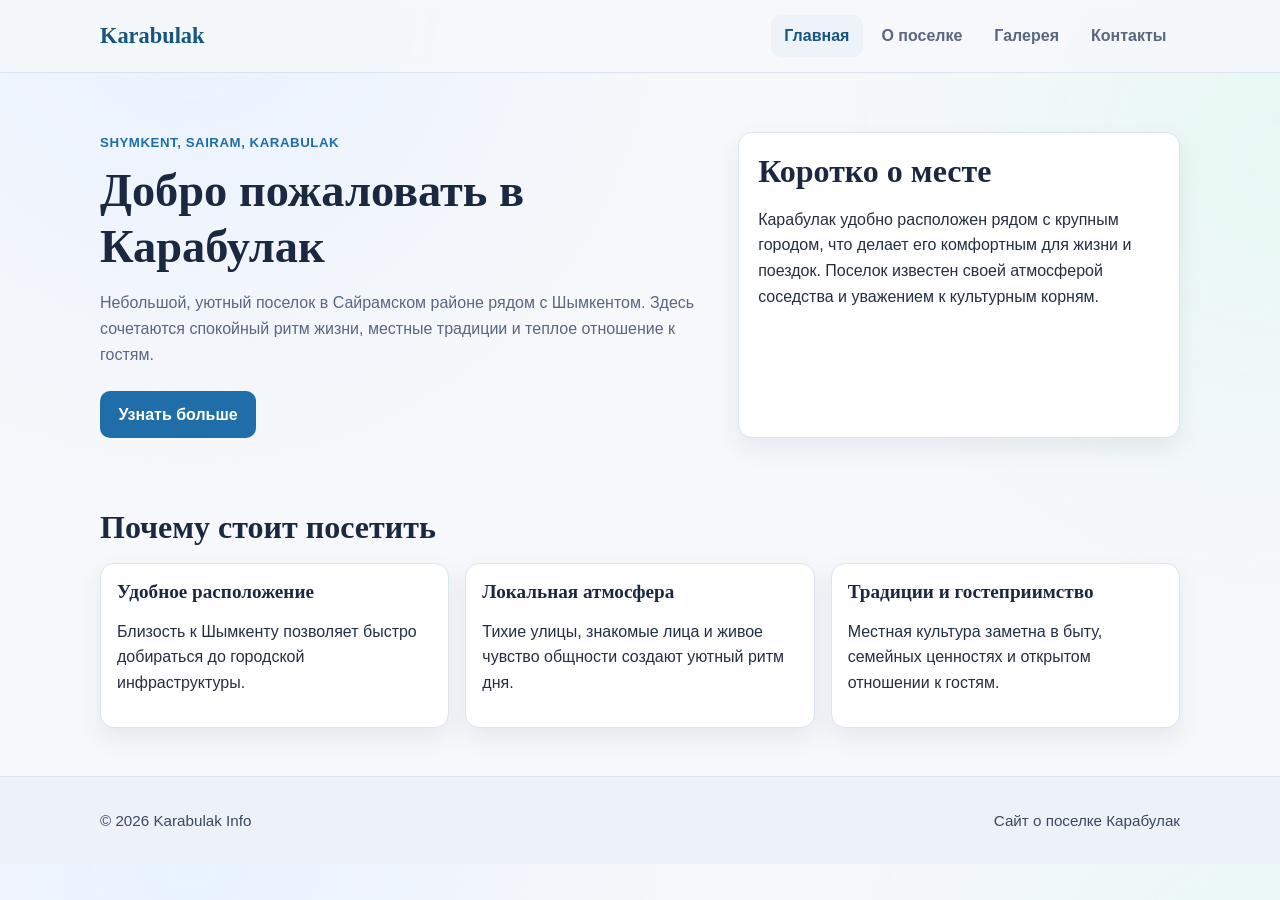
<file: docs/index.html>
<!doctype html>
<html lang="ru">
<head>
  <meta charset="UTF-8">
  <meta name="viewport" content="width=device-width, initial-scale=1.0">
  <meta name="description" content="Карбулак — поселок рядом с Шымкентом в Сайрамском районе.">
  <title>Karabulak | Главная</title>
  <link rel="stylesheet" href="assets/css/style.css">
  <script src="assets/js/main.js" defer></script>
</head>
<body>
  <header class="site-header">
    <div class="container header-inner">
      <a class="brand" href="index.html">Karabulak</a>
      <button class="nav-toggle" type="button" aria-expanded="false" aria-controls="site-nav">Меню</button>
      <nav class="site-nav" id="site-nav">
        <a class="active" href="index.html">Главная</a>
        <a href="about.html">О поселке</a>
        <a href="gallery.html">Галерея</a>
        <a href="contact.html">Контакты</a>
      </nav>
    </div>
  </header>

  <main>
    <section class="hero">
      <div class="container hero-grid">
        <div>
          <p class="eyebrow">Shymkent, Sairam, Karabulak</p>
          <h1>Добро пожаловать в Карабулак</h1>
          <p class="lead">Небольшой, уютный поселок в Сайрамском районе рядом с Шымкентом. Здесь сочетаются спокойный ритм жизни, местные традиции и теплое отношение к гостям.</p>
          <a class="button" href="about.html">Узнать больше</a>
        </div>
        <div class="hero-card">
          <h2>Коротко о месте</h2>
          <p>Карабулак удобно расположен рядом с крупным городом, что делает его комфортным для жизни и поездок. Поселок известен своей атмосферой соседства и уважением к культурным корням.</p>
        </div>
      </div>
    </section>

    <section class="container section">
      <h2>Почему стоит посетить</h2>
      <div class="cards">
        <article class="card">
          <h3>Удобное расположение</h3>
          <p>Близость к Шымкенту позволяет быстро добираться до городской инфраструктуры.</p>
        </article>
        <article class="card">
          <h3>Локальная атмосфера</h3>
          <p>Тихие улицы, знакомые лица и живое чувство общности создают уютный ритм дня.</p>
        </article>
        <article class="card">
          <h3>Традиции и гостеприимство</h3>
          <p>Местная культура заметна в быту, семейных ценностях и открытом отношении к гостям.</p>
        </article>
      </div>
    </section>
  </main>

  <footer class="site-footer">
    <div class="container footer-inner">
      <p>&copy; <span class="year">2026</span> Karabulak Info</p>
      <p>Сайт о поселке Карабулак</p>
    </div>
  </footer>
</body>
</html>
</file>
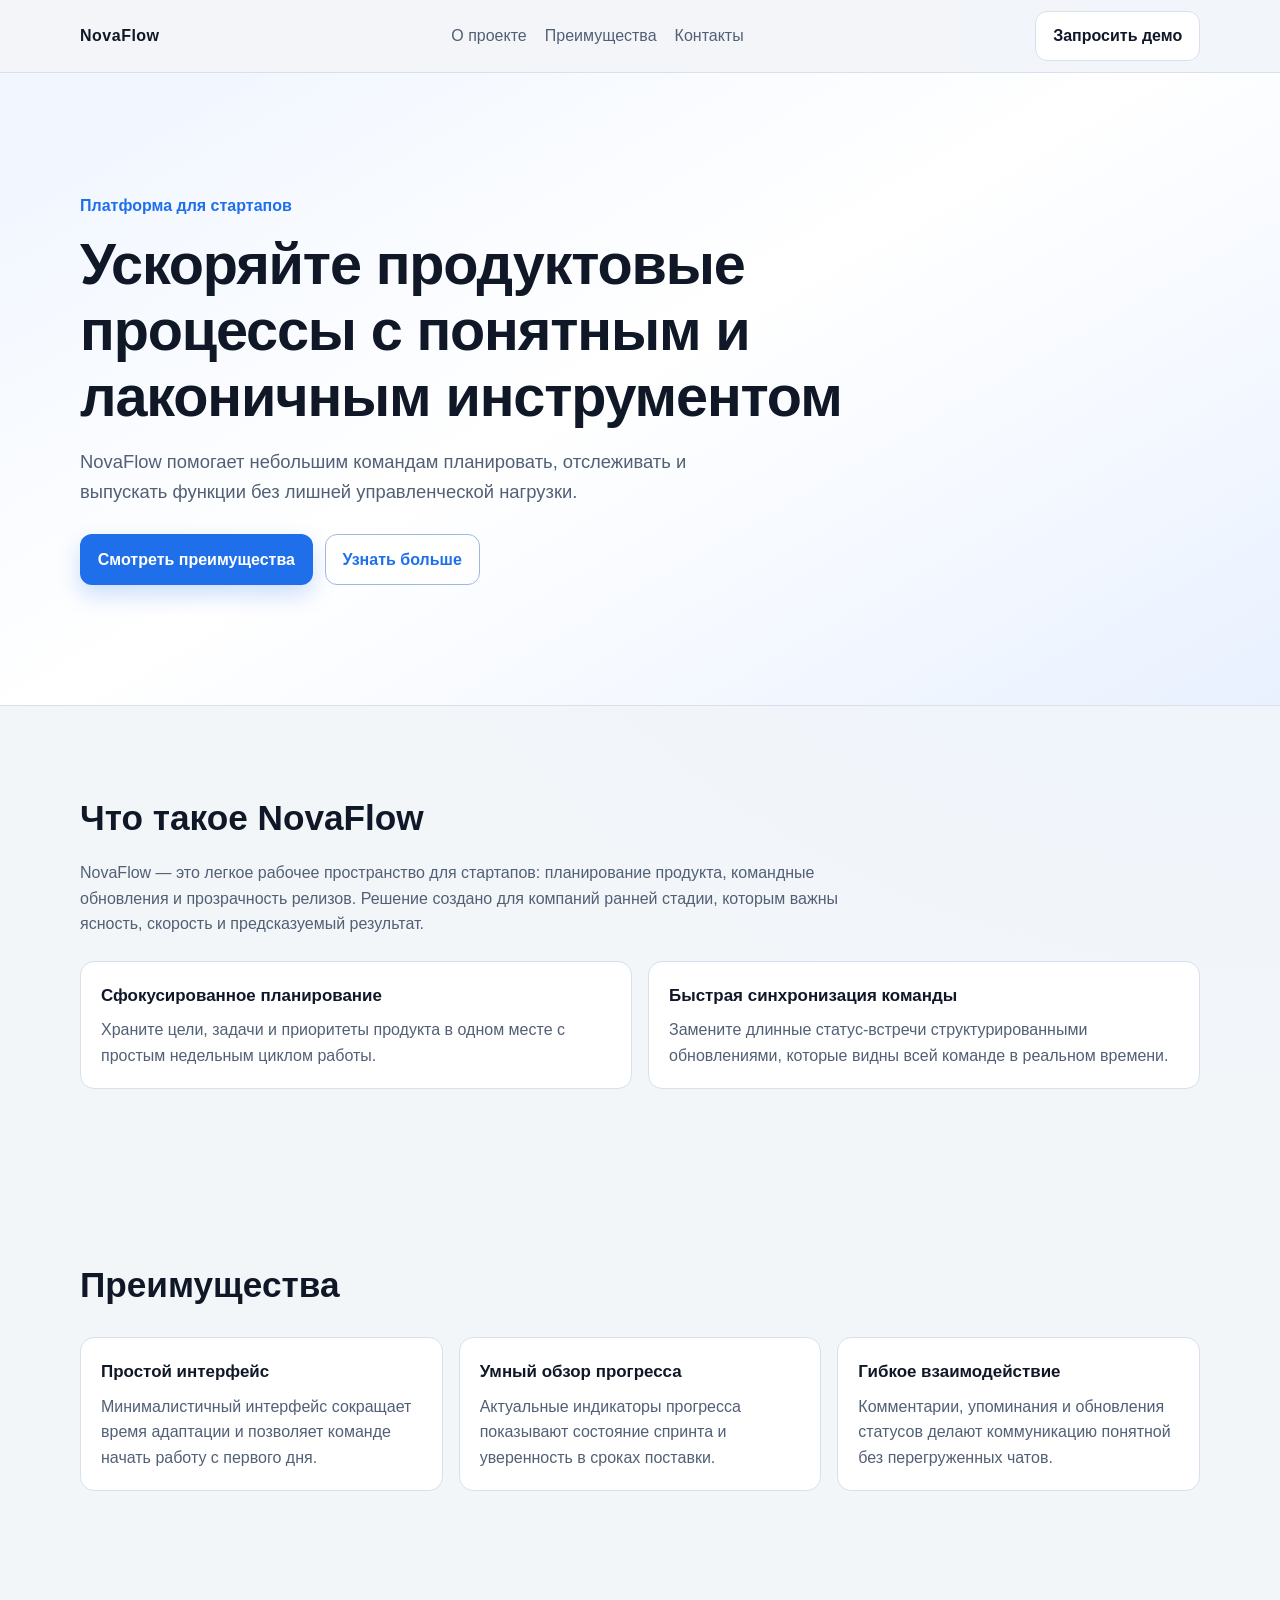
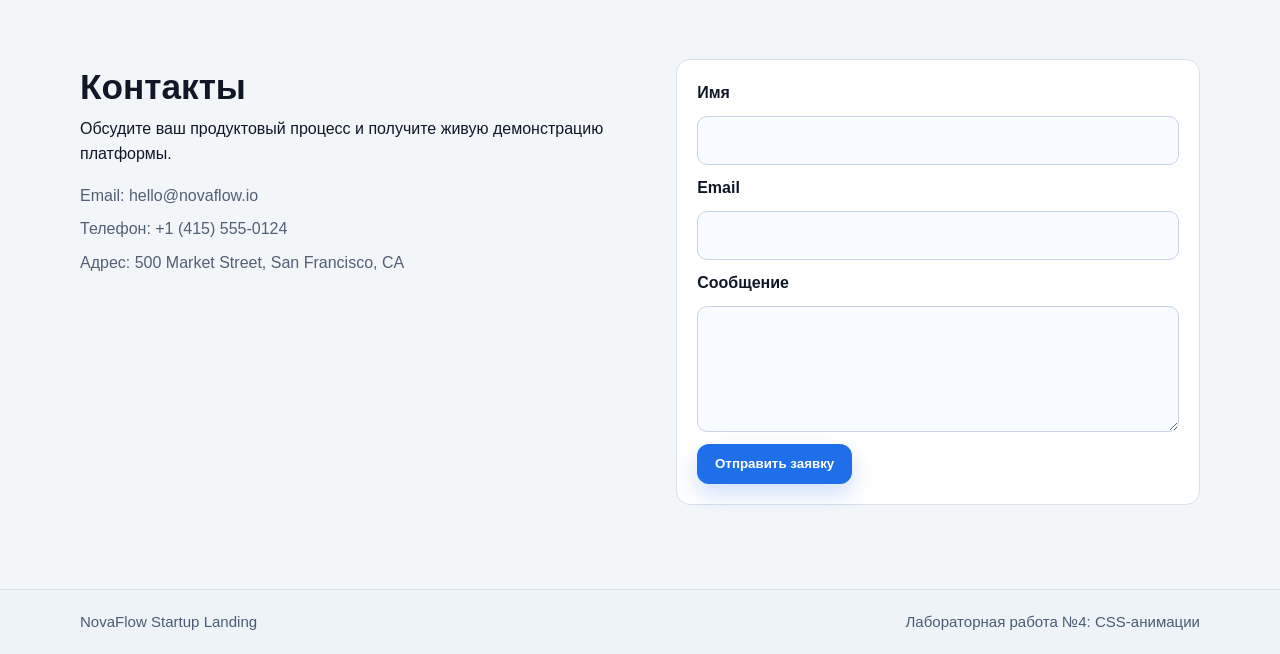
<file: frontend/lab4-startup-landing/index.html>
<!DOCTYPE html>
<html lang="ru">
  <head>
    <meta charset="UTF-8" />
    <meta name="viewport" content="width=device-width, initial-scale=1.0" />
    <title>NovaFlow — Лендинг стартапа</title>
    <link rel="stylesheet" href="styles.css" />
  </head>
  <body>
    <header class="site-header">
      <div class="container header-inner">
        <a class="brand" href="#hero">NovaFlow</a>
        <nav class="main-nav" aria-label="Основная навигация">
          <a href="#description">О проекте</a>
          <a href="#advantages">Преимущества</a>
          <a href="#contacts">Контакты</a>
        </nav>
        <a class="button button-secondary" href="#contacts">Запросить демо</a>
      </div>
    </header>

    <main>
      <section class="hero-section" id="hero">
        <div class="hero-background" aria-hidden="true"></div>
        <div class="container hero-content">
          <p class="hero-label hero-load">Платформа для стартапов</p>
          <h1 class="hero-title">
            Ускоряйте продуктовые процессы с понятным и лаконичным инструментом
          </h1>
          <p class="hero-text hero-load">
            NovaFlow помогает небольшим командам планировать, отслеживать и
            выпускать функции без лишней управленческой нагрузки.
          </p>
          <div class="hero-actions hero-load">
            <a class="button button-primary" href="#advantages"
              >Смотреть преимущества</a
            >
            <a class="button button-ghost" href="#description">Узнать больше</a>
          </div>
        </div>
      </section>

      <section class="section reveal" id="description">
        <div class="container section-inner">
          <h2>Что такое NovaFlow</h2>
          <p>
            NovaFlow — это легкое рабочее пространство для стартапов: планирование
            продукта, командные обновления и прозрачность релизов. Решение создано
            для компаний ранней стадии, которым важны ясность, скорость и
            предсказуемый результат.
          </p>
          <div class="description-grid">
            <article class="description-card">
              <h3>Сфокусированное планирование</h3>
              <p>
                Храните цели, задачи и приоритеты продукта в одном месте с простым
                недельным циклом работы.
              </p>
            </article>
            <article class="description-card">
              <h3>Быстрая синхронизация команды</h3>
              <p>
                Замените длинные статус-встречи структурированными обновлениями,
                которые видны всей команде в реальном времени.
              </p>
            </article>
          </div>
        </div>
      </section>

      <section class="section reveal" id="advantages">
        <div class="container section-inner">
          <h2>Преимущества</h2>
          <div class="advantages-grid">
            <article class="advantage-card reveal">
              <h3>Простой интерфейс</h3>
              <p>
                Минималистичный интерфейс сокращает время адаптации и позволяет
                команде начать работу с первого дня.
              </p>
            </article>
            <article class="advantage-card reveal">
              <h3>Умный обзор прогресса</h3>
              <p>
                Актуальные индикаторы прогресса показывают состояние спринта и
                уверенность в сроках поставки.
              </p>
            </article>
            <article class="advantage-card reveal">
              <h3>Гибкое взаимодействие</h3>
              <p>
                Комментарии, упоминания и обновления статусов делают коммуникацию
                понятной без перегруженных чатов.
              </p>
            </article>
          </div>
        </div>
      </section>

      <section class="section reveal" id="contacts">
        <div class="container section-inner contacts-layout">
          <div class="contacts-info">
            <h2>Контакты</h2>
            <p>
              Обсудите ваш продуктовый процесс и получите живую демонстрацию
              платформы.
            </p>
            <ul class="contact-list">
              <li>Email: hello@novaflow.io</li>
              <li>Телефон: +1 (415) 555-0124</li>
              <li>Адрес: 500 Market Street, San Francisco, CA</li>
            </ul>
          </div>

          <form class="contact-form" action="#" method="post">
            <label for="name">Имя</label>
            <input id="name" name="name" type="text" required />

            <label for="email">Email</label>
            <input id="email" name="email" type="email" required />

            <label for="message">Сообщение</label>
            <textarea id="message" name="message" rows="4" required></textarea>

            <button class="button button-primary" type="submit">
              Отправить заявку
            </button>
          </form>
        </div>
      </section>
    </main>

    <footer class="site-footer">
      <div class="container footer-inner">
        <p>NovaFlow Startup Landing</p>
        <p>Лабораторная работа №4: CSS-анимации</p>
      </div>
    </footer>

    <script src="script.js"></script>
  </body>
</html>
</file>
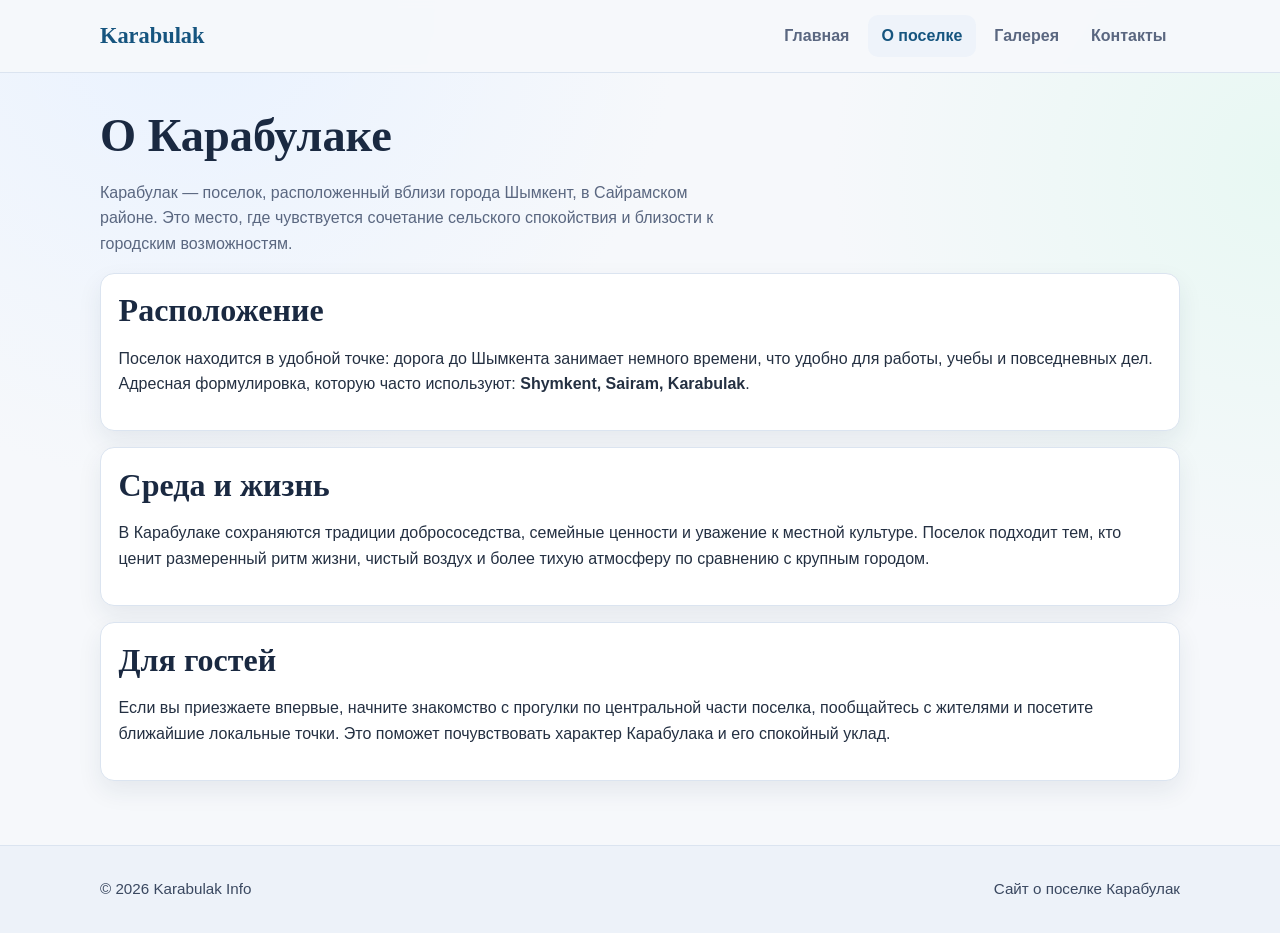
<file: docs/about.html>
<!doctype html>
<html lang="ru">
<head>
  <meta charset="UTF-8">
  <meta name="viewport" content="width=device-width, initial-scale=1.0">
  <meta name="description" content="О поселке Карабулак в Сайрамском районе рядом с Шымкентом.">
  <title>Karabulak | О поселке</title>
  <link rel="stylesheet" href="assets/css/style.css">
  <script src="assets/js/main.js" defer></script>
</head>
<body>
  <header class="site-header">
    <div class="container header-inner">
      <a class="brand" href="index.html">Karabulak</a>
      <button class="nav-toggle" type="button" aria-expanded="false" aria-controls="site-nav">Меню</button>
      <nav class="site-nav" id="site-nav">
        <a href="index.html">Главная</a>
        <a class="active" href="about.html">О поселке</a>
        <a href="gallery.html">Галерея</a>
        <a href="contact.html">Контакты</a>
      </nav>
    </div>
  </header>

  <main class="container section">
    <h1>О Карабулаке</h1>
    <p class="lead">Карабулак — поселок, расположенный вблизи города Шымкент, в Сайрамском районе. Это место, где чувствуется сочетание сельского спокойствия и близости к городским возможностям.</p>

    <section class="info-block">
      <h2>Расположение</h2>
      <p>Поселок находится в удобной точке: дорога до Шымкента занимает немного времени, что удобно для работы, учебы и повседневных дел. Адресная формулировка, которую часто используют: <strong>Shymkent, Sairam, Karabulak</strong>.</p>
    </section>

    <section class="info-block">
      <h2>Среда и жизнь</h2>
      <p>В Карабулаке сохраняются традиции добрососедства, семейные ценности и уважение к местной культуре. Поселок подходит тем, кто ценит размеренный ритм жизни, чистый воздух и более тихую атмосферу по сравнению с крупным городом.</p>
    </section>

    <section class="info-block">
      <h2>Для гостей</h2>
      <p>Если вы приезжаете впервые, начните знакомство с прогулки по центральной части поселка, пообщайтесь с жителями и посетите ближайшие локальные точки. Это поможет почувствовать характер Карабулака и его спокойный уклад.</p>
    </section>
  </main>

  <footer class="site-footer">
    <div class="container footer-inner">
      <p>&copy; <span class="year">2026</span> Karabulak Info</p>
      <p>Сайт о поселке Карабулак</p>
    </div>
  </footer>
</body>
</html>
</file>
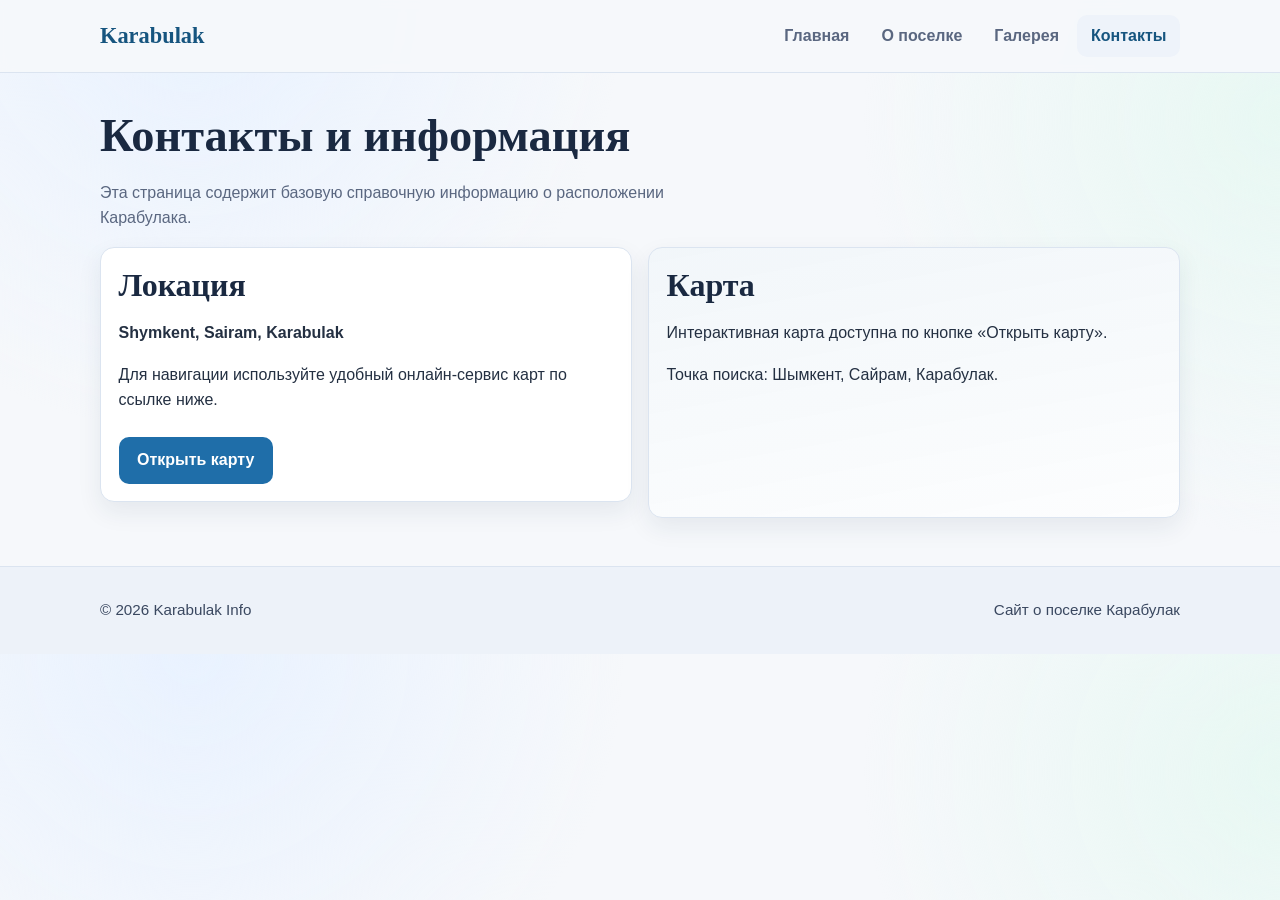
<file: docs/contact.html>
<!doctype html>
<html lang="ru">
<head>
  <meta charset="UTF-8">
  <meta name="viewport" content="width=device-width, initial-scale=1.0">
  <meta name="description" content="Контактная и справочная информация о Карабулаке.">
  <title>Karabulak | Контакты</title>
  <link rel="stylesheet" href="assets/css/style.css">
  <script src="assets/js/main.js" defer></script>
</head>
<body>
  <header class="site-header">
    <div class="container header-inner">
      <a class="brand" href="index.html">Karabulak</a>
      <button class="nav-toggle" type="button" aria-expanded="false" aria-controls="site-nav">Меню</button>
      <nav class="site-nav" id="site-nav">
        <a href="index.html">Главная</a>
        <a href="about.html">О поселке</a>
        <a href="gallery.html">Галерея</a>
        <a class="active" href="contact.html">Контакты</a>
      </nav>
    </div>
  </header>

  <main class="container section">
    <h1>Контакты и информация</h1>
    <p class="lead">Эта страница содержит базовую справочную информацию о расположении Карабулака.</p>

    <section class="contact-grid">
      <article class="info-block">
        <h2>Локация</h2>
        <p><strong>Shymkent, Sairam, Karabulak</strong></p>
        <p>Для навигации используйте удобный онлайн-сервис карт по ссылке ниже.</p>
        <a class="button" href="https://www.google.com/maps/search/?api=1&query=Shymkent%2C%20Sairam%2C%20Karabulak" target="_blank" rel="noopener">Открыть карту</a>
      </article>

      <article class="map-placeholder">
        <h2>Карта</h2>
        <p>Интерактивная карта доступна по кнопке «Открыть карту».</p>
        <p>Точка поиска: Шымкент, Сайрам, Карабулак.</p>
      </article>
    </section>
  </main>

  <footer class="site-footer">
    <div class="container footer-inner">
      <p>&copy; <span class="year">2026</span> Karabulak Info</p>
      <p>Сайт о поселке Карабулак</p>
    </div>
  </footer>
</body>
</html>
</file>
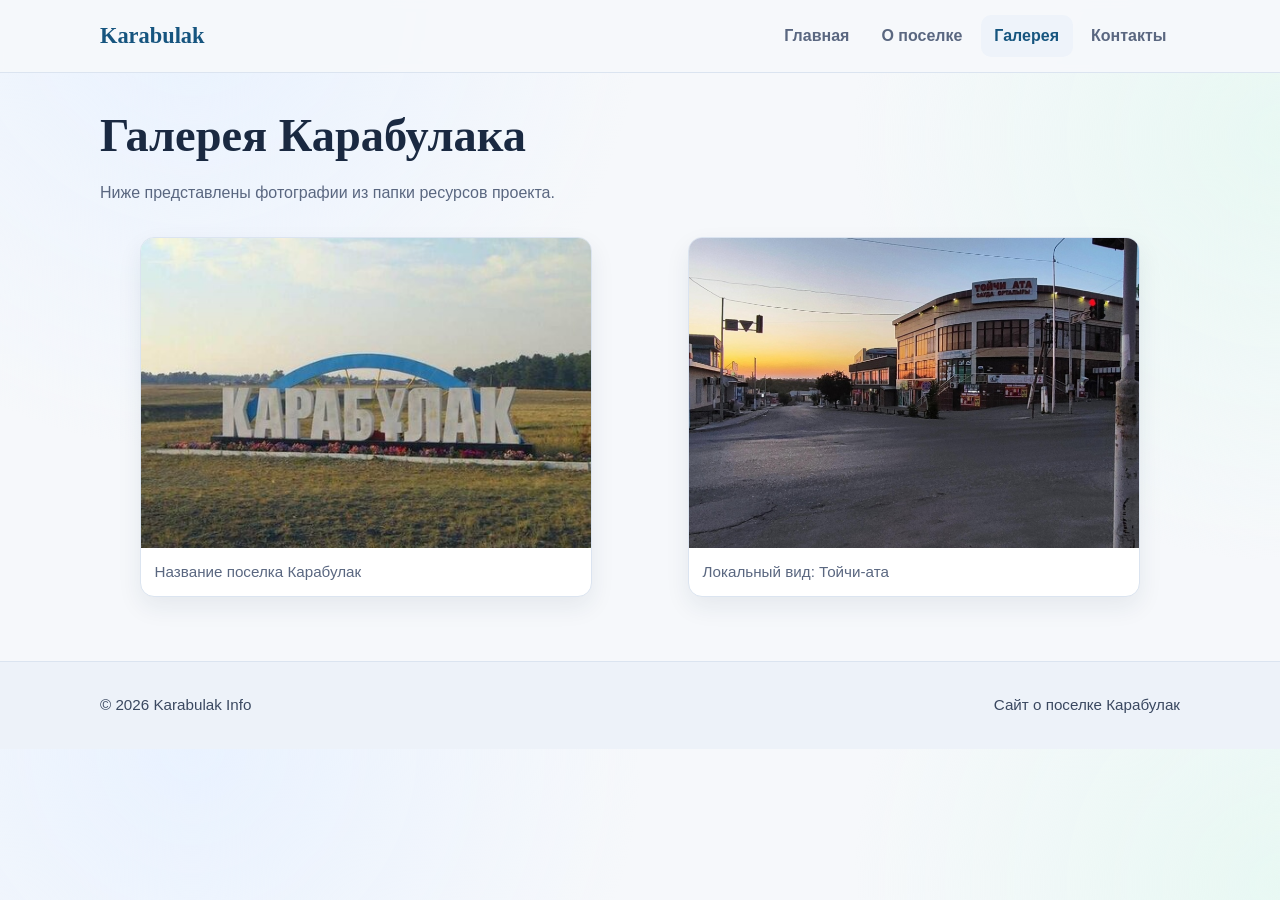
<file: docs/gallery.html>
<!doctype html>
<html lang="ru">
<head>
  <meta charset="UTF-8">
  <meta name="viewport" content="width=device-width, initial-scale=1.0">
  <meta name="description" content="Фотогалерея Карабулака.">
  <title>Karabulak | Галерея</title>
  <link rel="stylesheet" href="assets/css/style.css">
  <script src="assets/js/main.js" defer></script>
</head>
<body>
  <header class="site-header">
    <div class="container header-inner">
      <a class="brand" href="index.html">Karabulak</a>
      <button class="nav-toggle" type="button" aria-expanded="false" aria-controls="site-nav">Меню</button>
      <nav class="site-nav" id="site-nav">
        <a href="index.html">Главная</a>
        <a href="about.html">О поселке</a>
        <a class="active" href="gallery.html">Галерея</a>
        <a href="contact.html">Контакты</a>
      </nav>
    </div>
  </header>

  <main class="container section">
    <h1>Галерея Карабулака</h1>
    <p class="lead">Ниже представлены фотографии из папки ресурсов проекта.</p>

    <section class="gallery-grid">
      <figure class="photo-card">
        <img src="assets/img/karabulak-nameplate.png" alt="Табличка с названием Карабулак">
        <figcaption>Название поселка Карабулак</figcaption>
      </figure>
      <figure class="photo-card">
        <img src="assets/img/toychi-ata.png" alt="Место, связанное с Тойчи-ата в Карабулаке">
        <figcaption>Локальный вид: Тойчи-ата</figcaption>
      </figure>
    </section>
  </main>

  <footer class="site-footer">
    <div class="container footer-inner">
      <p>&copy; <span class="year">2026</span> Karabulak Info</p>
      <p>Сайт о поселке Карабулак</p>
    </div>
  </footer>
</body>
</html>
</file>
<file: docs/assets/css/style.css>
:root {
  --bg: #f6f8fb;
  --surface: #ffffff;
  --surface-soft: #eef3fa;
  --text: #243042;
  --muted: #5a6780;
  --accent: #1f6ea9;
  --accent-strong: #16557f;
  --border: #dbe4f0;
  --shadow: 0 10px 25px rgba(26, 45, 72, 0.08);
  --radius: 14px;
  --font-body: "Trebuchet MS", "Segoe UI", "Tahoma", sans-serif;
  --font-head: "Palatino Linotype", "Book Antiqua", "Georgia", serif;
}

*,
*::before,
*::after {
  box-sizing: border-box;
}

html,
body {
  margin: 0;
  padding: 0;
}

body {
  font-family: var(--font-body);
  color: var(--text);
  background:
    radial-gradient(circle at 15% 0%, #e9f2ff 0%, transparent 34%),
    radial-gradient(circle at 100% 18%, #e8f8f3 0%, transparent 30%),
    var(--bg);
  line-height: 1.6;
}

img {
  max-width: 100%;
  height: auto;
  display: block;
}

a {
  color: inherit;
}

.container {
  width: min(1080px, 92%);
  margin: 0 auto;
}

.site-header {
  position: sticky;
  top: 0;
  z-index: 20;
  background: rgba(246, 248, 251, 0.94);
  border-bottom: 1px solid var(--border);
  backdrop-filter: blur(5px);
}

.header-inner {
  display: flex;
  align-items: center;
  justify-content: space-between;
  gap: 1rem;
  min-height: 72px;
}

.brand {
  text-decoration: none;
  font-family: var(--font-head);
  font-size: 1.4rem;
  font-weight: 700;
  color: var(--accent-strong);
}

.site-nav {
  display: flex;
  align-items: center;
  gap: 0.3rem;
}

.site-nav a {
  text-decoration: none;
  font-weight: 600;
  padding: 0.5rem 0.85rem;
  border-radius: 10px;
  color: var(--muted);
  transition: background-color 0.2s ease, color 0.2s ease;
}

.site-nav a:hover,
.site-nav a.active {
  background: var(--surface-soft);
  color: var(--accent-strong);
}

.nav-toggle {
  display: none;
  border: 1px solid var(--border);
  background: var(--surface);
  color: var(--accent-strong);
  font: inherit;
  font-weight: 700;
  border-radius: 10px;
  padding: 0.35rem 0.75rem;
  cursor: pointer;
}

.hero {
  padding: 3.7rem 0 2.2rem;
}

.hero-grid {
  display: grid;
  grid-template-columns: 1.25fr 0.9fr;
  gap: 1.5rem;
  align-items: stretch;
}

.eyebrow {
  margin: 0 0 0.6rem;
  color: var(--accent);
  font-weight: 700;
  letter-spacing: 0.04em;
  text-transform: uppercase;
  font-size: 0.83rem;
}

h1,
h2,
h3 {
  margin-top: 0;
  font-family: var(--font-head);
  color: #1a2941;
  line-height: 1.2;
}

h1 {
  font-size: clamp(2rem, 4vw, 2.9rem);
  margin-bottom: 1rem;
}

h2 {
  font-size: clamp(1.45rem, 3vw, 2rem);
  margin-bottom: 0.9rem;
}

h3 {
  font-size: 1.2rem;
  margin-bottom: 0.6rem;
}

.lead {
  color: var(--muted);
  max-width: 72ch;
}

.button {
  display: inline-block;
  text-decoration: none;
  margin-top: 0.5rem;
  background: var(--accent);
  color: #fff;
  font-weight: 700;
  border-radius: 10px;
  padding: 0.66rem 1.15rem;
  transition: background-color 0.2s ease;
}

.button:hover {
  background: var(--accent-strong);
}

.hero-card,
.card,
.info-block,
.photo-card,
.map-placeholder {
  background: var(--surface);
  border: 1px solid var(--border);
  border-radius: var(--radius);
  box-shadow: var(--shadow);
}

.hero-card {
  padding: 1.2rem;
}

.section {
  padding: 2.2rem 0 3rem;
}

.cards {
  display: grid;
  grid-template-columns: repeat(3, minmax(0, 1fr));
  gap: 1rem;
  margin-top: 1rem;
}

.card {
  padding: 1rem;
}

.info-block {
  padding: 1.1rem;
  margin-bottom: 1rem;
}

.gallery-grid {
  display: grid;
  grid-template-columns: repeat(2, minmax(0, 1fr));
  gap: 1rem;
  margin-top: 1rem;
}

.photo-card {
  overflow: hidden;
}

.photo-card img {
  width: 100%;
  aspect-ratio: 16 / 11;
  object-fit: cover;
}

.photo-card figcaption {
  padding: 0.75rem 0.85rem;
  color: var(--muted);
  font-size: 0.95rem;
}

.contact-grid {
  display: grid;
  grid-template-columns: 1fr 1fr;
  gap: 1rem;
}

.map-placeholder {
  padding: 1.1rem;
  background:
    linear-gradient(170deg, rgba(31, 110, 169, 0.06), rgba(31, 110, 169, 0.01)),
    var(--surface);
}

.site-footer {
  border-top: 1px solid var(--border);
  background: #edf2f9;
}

.footer-inner {
  display: flex;
  align-items: center;
  justify-content: space-between;
  gap: 0.8rem;
  padding: 1rem 0;
  font-size: 0.95rem;
  color: #3a4860;
}

@media (max-width: 900px) {
  .hero-grid,
  .cards,
  .gallery-grid,
  .contact-grid {
    grid-template-columns: 1fr;
  }

  .hero {
    padding-top: 2.8rem;
  }
}

@media (max-width: 760px) {
  .nav-toggle {
    display: inline-flex;
  }

  .site-nav {
    position: absolute;
    top: 72px;
    left: 4%;
    right: 4%;
    flex-direction: column;
    align-items: stretch;
    padding: 0.5rem;
    background: var(--surface);
    border: 1px solid var(--border);
    border-radius: 12px;
    box-shadow: var(--shadow);
    display: none;
  }

  .site-nav.open {
    display: flex;
  }

  .footer-inner {
    flex-direction: column;
    align-items: flex-start;
  }
}
</file>
<file: frontend/lab4-startup-landing/styles.css>
/* ===== CSS Variables ===== */
:root {
  --bg: #f3f6f9;
  --surface: #ffffff;
  --surface-soft: #f8fbff;
  --text-main: #101828;
  --text-muted: #526075;
  --line: #d7e0eb;
  --brand: #1f6feb;
  --brand-dark: #1959ba;
  --radius: 14px;
  --container: min(1120px, 92%);
}

/* ===== Base ===== */
*,
*::before,
*::after {
  box-sizing: border-box;
}

html {
  scroll-behavior: smooth;
}

body {
  margin: 0;
  font-family: "Segoe UI", "Helvetica Neue", Arial, sans-serif;
  background: radial-gradient(circle at top right, #eaf1ff, transparent 45%),
    var(--bg);
  color: var(--text-main);
  line-height: 1.6;
}

.container {
  width: var(--container);
  margin: 0 auto;
}

h1,
h2,
h3,
p {
  margin: 0;
}

/* ===== Header ===== */
.site-header {
  position: sticky;
  top: 0;
  z-index: 20;
  backdrop-filter: blur(6px);
  background: rgba(243, 246, 249, 0.9);
  border-bottom: 1px solid var(--line);
}

.header-inner {
  min-height: 72px;
  display: flex;
  align-items: center;
  justify-content: space-between;
  gap: 16px;
}

.brand {
  text-decoration: none;
  color: var(--text-main);
  font-weight: 800;
  letter-spacing: 0.5px;
}

.main-nav {
  display: flex;
  gap: 18px;
}

.main-nav a {
  text-decoration: none;
  color: var(--text-muted);
  transition: color 0.25s ease;
}

.main-nav a:hover {
  color: var(--brand);
}

/* ===== Buttons ===== */
.button {
  border: 1px solid transparent;
  border-radius: 12px;
  padding: 0.72rem 1.05rem;
  font-weight: 700;
  text-decoration: none;
  cursor: pointer;
  transition: transform 0.25s ease, background-color 0.25s ease,
    border-color 0.25s ease, box-shadow 0.25s ease, color 0.25s ease;
}

.button-primary {
  background: var(--brand);
  color: #ffffff;
  box-shadow: 0 10px 22px rgba(31, 111, 235, 0.22);
}

.button-primary:hover {
  background: var(--brand-dark);
  transform: translateY(-2px);
}

.button-primary:active {
  transform: translateY(0) scale(0.98);
  box-shadow: 0 6px 14px rgba(31, 111, 235, 0.2);
}

.button-secondary {
  background: var(--surface);
  color: var(--text-main);
  border-color: var(--line);
}

.button-secondary:hover {
  border-color: #9fb6d6;
}

.button-secondary:active {
  transform: scale(0.98);
}

.button-ghost {
  color: var(--brand);
  border-color: #9eb8df;
  background: rgba(255, 255, 255, 0.55);
}

.button-ghost:hover {
  background: rgba(31, 111, 235, 0.08);
}

.button-ghost:active {
  transform: scale(0.98);
}

/* ===== Hero ===== */
.hero-section {
  position: relative;
  overflow: hidden;
  border-bottom: 1px solid var(--line);
}

.hero-background {
  position: absolute;
  inset: 0;
  background: linear-gradient(150deg, #f2f7ff 10%, #ffffff 48%, #e9f1ff 100%);
  z-index: -1;
}

.hero-content {
  padding: clamp(64px, 10vw, 120px) 0;
}

.hero-label {
  margin-bottom: 12px;
  color: var(--brand);
  font-weight: 700;
}

.hero-title {
  max-width: 850px;
  font-size: clamp(2rem, 5vw, 3.6rem);
  line-height: 1.15;
  letter-spacing: -0.02em;
  animation: titleReveal 1s ease-out both;
}

.hero-text {
  max-width: 680px;
  margin-top: 18px;
  color: var(--text-muted);
  font-size: clamp(1rem, 2.3vw, 1.15rem);
}

.hero-actions {
  margin-top: 28px;
  display: flex;
  flex-wrap: wrap;
  gap: 12px;
}

.hero-load {
  opacity: 0;
  transform: translateY(16px);
  animation: heroFade 0.75s ease-out forwards;
}

.hero-text.hero-load {
  animation-delay: 0.2s;
}

.hero-actions.hero-load {
  animation-delay: 0.4s;
}

/* ===== Sections ===== */
.section {
  padding: clamp(56px, 8vw, 84px) 0;
}

.section-inner h2 {
  font-size: clamp(1.55rem, 3vw, 2.2rem);
}

.section-inner > p {
  margin-top: 14px;
  max-width: 820px;
  color: var(--text-muted);
}

.description-grid,
.advantages-grid {
  margin-top: 24px;
  display: grid;
  gap: 16px;
}

.description-grid {
  grid-template-columns: repeat(2, minmax(0, 1fr));
}

.advantages-grid {
  grid-template-columns: repeat(3, minmax(0, 1fr));
}

.description-card,
.advantage-card,
.contact-form {
  background: var(--surface);
  border: 1px solid var(--line);
  border-radius: var(--radius);
  padding: 20px;
}

.description-card h3,
.advantage-card h3 {
  margin-bottom: 8px;
  font-size: 1.06rem;
}

.description-card p,
.advantage-card p {
  color: var(--text-muted);
}

.advantage-card {
  transition: transform 0.28s ease, box-shadow 0.28s ease,
    border-color 0.28s ease;
}

.advantage-card:hover {
  transform: translateY(-6px);
  border-color: #9ab2d3;
  box-shadow: 0 14px 30px rgba(16, 24, 40, 0.08);
}

/* ===== Contacts ===== */
.contacts-layout {
  display: grid;
  grid-template-columns: 1.1fr 1fr;
  gap: 20px;
}

.contact-list {
  list-style: none;
  padding: 0;
  margin: 16px 0 0;
  color: var(--text-muted);
}

.contact-list li + li {
  margin-top: 8px;
}

.contact-form {
  display: grid;
  gap: 10px;
}

.contact-form label {
  font-weight: 600;
}

.contact-form input,
.contact-form textarea {
  width: 100%;
  border: 1px solid #c7d3e3;
  border-radius: 10px;
  padding: 0.68rem 0.75rem;
  font: inherit;
  transition: border-color 0.25s ease, box-shadow 0.25s ease;
  background: var(--surface-soft);
}

.contact-form input:focus,
.contact-form textarea:focus {
  outline: none;
  border-color: var(--brand);
  box-shadow: 0 0 0 3px rgba(31, 111, 235, 0.14);
}

.contact-form .button {
  justify-self: start;
  margin-top: 2px;
}

/* ===== Footer ===== */
.site-footer {
  border-top: 1px solid var(--line);
  background: #eef3f8;
}

.footer-inner {
  padding: 20px 0;
  display: flex;
  justify-content: space-between;
  gap: 12px;
  color: #4a5c73;
  font-size: 0.94rem;
}

/* ===== Scroll Reveal ===== */
.reveal {
  opacity: 0;
  transform: translateY(24px);
  transition: opacity 0.65s ease, transform 0.65s ease;
}

.reveal.visible {
  opacity: 1;
  transform: translateY(0);
}

/* ===== Keyframes ===== */
@keyframes titleReveal {
  from {
    opacity: 0;
    transform: translateY(26px);
  }
  to {
    opacity: 1;
    transform: translateY(0);
  }
}

@keyframes heroFade {
  from {
    opacity: 0;
    transform: translateY(16px);
  }
  to {
    opacity: 1;
    transform: translateY(0);
  }
}

/* ===== Responsive ===== */
@media (max-width: 980px) {
  .main-nav {
    display: none;
  }

  .description-grid {
    grid-template-columns: 1fr;
  }

  .advantages-grid {
    grid-template-columns: repeat(2, minmax(0, 1fr));
  }

  .contacts-layout {
    grid-template-columns: 1fr;
  }
}

@media (max-width: 640px) {
  .header-inner {
    min-height: 64px;
  }

  .button {
    width: auto;
    text-align: center;
  }

  .hero-actions {
    width: 100%;
  }

  .advantages-grid {
    grid-template-columns: 1fr;
  }

  .footer-inner {
    flex-direction: column;
  }
}
</file>
